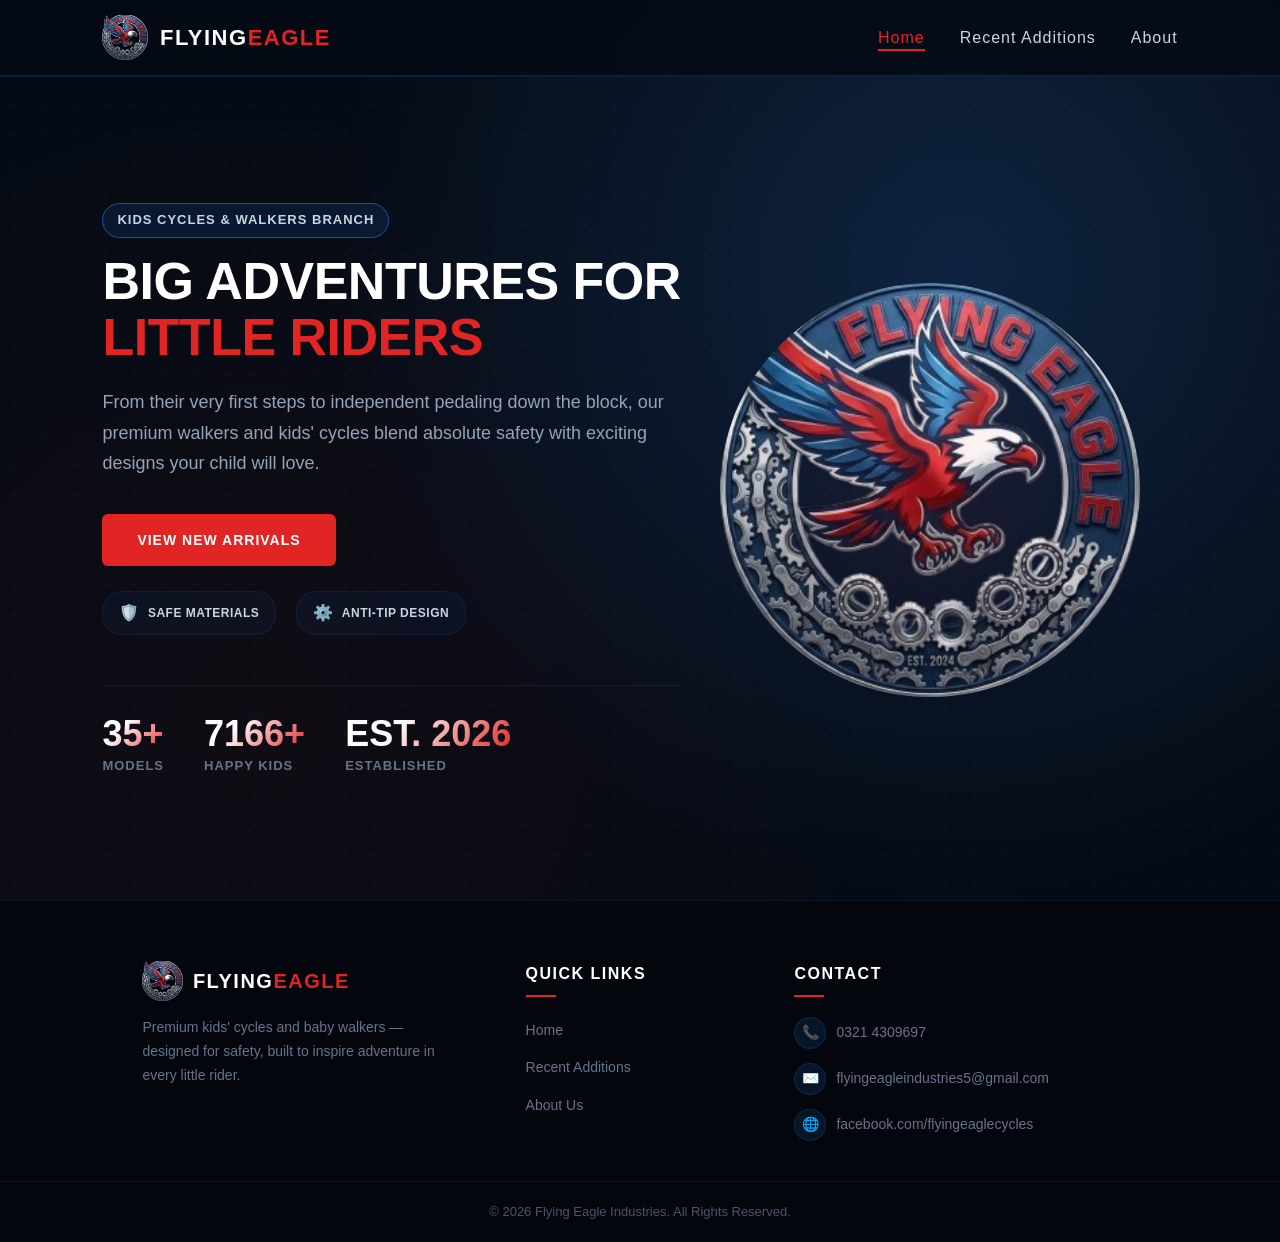
<file: index.html>
<!DOCTYPE html>
<html lang="en">
<head>
    <meta charset="UTF-8">
    <meta name="viewport" content="width=device-width, initial-scale=1.0">
    <title>Flying Eagle | Kids Cycles & Walkers</title>
    <meta name="description" content="Flying Eagle Industries — premium kids' cycles, baby walkers, and riding toys. Safe, durable, and vibrant designs for little riders.">
    <meta property="og:title" content="Flying Eagle | Kids Cycles & Walkers">
    <meta property="og:description" content="Premium kids' cycles and baby walkers with safe, durable, and exciting designs your child will love.">
    <meta property="og:image" content="logo.png">
    <meta property="og:type" content="website">
    <meta property="og:title" content="Flying Eagle | Kids Cycles & Walkers">
<meta property="og:site_name" content="Flying Eagle Industries">
    <link rel="icon" type="image/png" href="logo.png">
    <link rel="stylesheet" href="styles.css">
    <style>
        /* --- Hero Section (page-specific) --- */
        .hero {
            min-height: 100vh;
            padding: 140px 8% 60px 8%;
            display: flex;
            align-items: center;
            background:
                radial-gradient(circle at 75% 30%, #0f2340 0%, transparent 55%),
                radial-gradient(circle at 20% 80%, rgba(225, 36, 36, 0.05) 0%, transparent 50%),
                var(--bg-primary);
            justify-content: space-between;
            position: relative;
            overflow: hidden;
        }

        /* Subtle dot pattern overlay */
        .hero::before {
            content: '';
            position: absolute;
            inset: 0;
            background-image: radial-gradient(rgba(26, 82, 156, 0.12) 1px, transparent 1px);
            background-size: 30px 30px;
            pointer-events: none;
        }

        .hero-text {
            max-width: 580px;
            animation: fadeInLeft 1.2s ease forwards;
            position: relative;
            z-index: 1;
        }

        .hero-text h1 {
            font-size: 52px;
            font-weight: 900;
            line-height: 1.08;
            margin-bottom: 22px;
            text-transform: uppercase;
            letter-spacing: -0.5px;
        }

        .hero-text h1 span {
            color: var(--accent-red);
            display: block;
        }

        .hero-text p {
            color: var(--text-muted);
            font-size: 18px;
            line-height: 1.7;
            margin-bottom: 35px;
        }

        /* --- Stats Bar --- */
        .hero-stats {
            display: flex;
            gap: 40px;
            margin-top: 50px;
            padding-top: 30px;
            border-top: 1px solid var(--border-subtle);
        }

        .stat-item {
            text-align: left;
        }

        .stat-number {
            font-size: 36px;
            font-weight: 900;
            color: var(--text-primary);
            line-height: 1;
            margin-bottom: 4px;
            background: linear-gradient(135deg, #fff 30%, var(--accent-red));
            -webkit-background-clip: text;
            -webkit-text-fill-color: transparent;
            background-clip: text;
        }

        .stat-label {
            font-size: 13px;
            text-transform: uppercase;
            letter-spacing: 1px;
            color: var(--text-faint);
            font-weight: 600;
        }

        /* --- Trust Badges --- */
        .trust-badges {
            display: flex;
            gap: 20px;
            margin-top: 25px;
            flex-wrap: wrap;
        }

        .trust-badge {
            display: flex;
            align-items: center;
            gap: 8px;
            background: rgba(26, 82, 156, 0.1);
            border: 1px solid rgba(26, 82, 156, 0.2);
            padding: 8px 16px;
            border-radius: var(--radius-lg);
            font-size: 12px;
            font-weight: 600;
            color: var(--text-secondary);
            text-transform: uppercase;
            letter-spacing: 0.5px;
        }

        .trust-badge .badge-icon {
            font-size: 16px;
        }

        /* --- Hero Image --- */
        .hero-image-container {
            flex: 1;
            display: flex;
            justify-content: center;
            align-items: center;
            animation: fadeInUp 1.5s ease forwards;
            position: relative;
            z-index: 1;
        }

        .hero-theme-logo {
            width: 100%;
            max-width: 420px;
            height: auto;
            border-radius: 50%;
            animation: logoFloat 4s ease-in-out infinite;
        }

        /* --- Glow ring behind logo --- */
        .hero-glow {
            position: absolute;
            width: 380px;
            height: 380px;
            border-radius: 50%;
            background: radial-gradient(circle, rgba(225, 36, 36, 0.08) 0%, transparent 70%);
            border: 1px solid rgba(225, 36, 36, 0.08);
            animation: pulse 3s ease-in-out infinite;
            pointer-events: none;
        }

        @media (max-width: 968px) {
            .hero {
                flex-direction: column;
                text-align: center;
                justify-content: center;
                padding-top: 140px;
            }

            .hero-text {
                margin-bottom: 50px;
                max-width: 100%;
            }

            .hero-text h1 {
                font-size: 36px;
            }

            .hero-stats {
                justify-content: center;
            }

            .trust-badges {
                justify-content: center;
            }

            .hero-theme-logo {
                max-width: 300px;
            }

            .hero-glow {
                width: 280px;
                height: 280px;
            }

            .stat-item {
                text-align: center;
            }
        }

        @media (max-width: 480px) {
            .hero-text h1 {
                font-size: 30px;
            }

            .hero-stats {
                gap: 25px;
            }

            .stat-number {
                font-size: 28px;
            }
        }
    </style>
</head>
<body>

    <!-- Mobile Nav Overlay -->
    <div class="nav-overlay"></div>

    <!-- Top Navigation Bar -->
    <header>
        <nav class="navbar" id="main-navbar">
            <div class="nav-logo-container">
                <a href="index.html">
                    <img src="logo.png" alt="Flying Eagle Emblem" class="nav-logo-img">
                    <div class="logo-text">Flying<span>Eagle</span></div>
                </a>
            </div>
            <button class="hamburger" id="hamburger-btn" aria-label="Toggle navigation menu">
                <span></span>
                <span></span>
                <span></span>
            </button>
            <ul class="nav-links" id="nav-links">
                <li><a href="index.html" class="active">Home</a></li>
                <li><a href="additions.html">Recent Additions</a></li>
                <li><a href="about.html">About</a></li>
            </ul>
        </nav>
    </header>

    <!-- Home / Hero Section -->
    <main>
        <section class="hero">
            <div class="hero-text">
                <span class="branch-badge">Kids Cycles & Walkers Branch</span>
                <h1>Big Adventures For <span>Little Riders</span></h1>
                <p>From their very first steps to independent pedaling down the block, our premium walkers and kids' cycles blend absolute safety with exciting designs your child will love.</p>
                <a href="additions.html" class="btn">View New Arrivals</a>

                <!-- Trust Badges -->
                <div class="trust-badges reveal">
                    <div class="trust-badge">
                        <span class="badge-icon">🛡️</span> Safe Materials
                    </div>
                    <div class="trust-badge">
                        <span class="badge-icon">⚙️</span> Anti-Tip Design
                    </div>
                </div>

                <!-- Animated Stats -->
                <div class="hero-stats reveal">
                    <div class="stat-item">
                        <div class="stat-number" data-count="50" data-suffix="+">0</div>
                        <div class="stat-label">Models</div>
                    </div>
                    <div class="stat-item">
                        <div class="stat-number" data-count="10000" data-suffix="+">0</div>
                        <div class="stat-label">Happy Kids</div>
                    </div>
                    <div class="stat-item">
                        <div class="stat-number">EST. 2026</div>
                        <div class="stat-label">Established</div>
                    </div>
                </div>
            </div>
            <div class="hero-image-container">
                <div class="hero-glow"></div>
                <img src="logo.png" alt="Flying Eagle Logo" class="hero-theme-logo">
            </div>
        </section>
    </main>

    <!-- Enhanced Footer -->
    <footer>
        <div class="footer-content">
            <div class="footer-brand">
                <div class="footer-logo-row">
                    <img src="logo.png" alt="Flying Eagle">
                    <div class="logo-text">Flying<span>Eagle</span></div>
                </div>
                <p>Premium kids' cycles and baby walkers — designed for safety, built to inspire adventure in every little rider.</p>
            </div>
            <div>
                <h4 class="footer-heading">Quick Links</h4>
                <ul class="footer-links">
                    <li><a href="index.html">Home</a></li>
                    <li><a href="additions.html">Recent Additions</a></li>
                    <li><a href="about.html">About Us</a></li>
                </ul>
            </div>
            <div>
                <h4 class="footer-heading">Contact</h4>
                <ul class="footer-contact-list">
                    <li>
                        <span class="footer-icon">📞</span>
                        <a href="https://wa.me/923214309697">0321 4309697</a>
                    </li>
                    <li>
                        <span class="footer-icon">✉️</span>
                        <a href="mailto:flyingeagleindustries5@gmail.com">flyingeagleindustries5@gmail.com</a>
                    </li>
                    <li>
                        <span class="footer-icon">🌐</span>
                        <a href="https://www.facebook.com/flyingeaglecycles" target="_blank">facebook.com/flyingeaglecycles</a>
                    </li>
                </ul>
            </div>
        </div>
        <div class="footer-bottom">
            <p>&copy; 2026 Flying Eagle Industries. All Rights Reserved.</p>
        </div>
    </footer>



    <script src="script.js"></script>
</body>
</html>
</file>
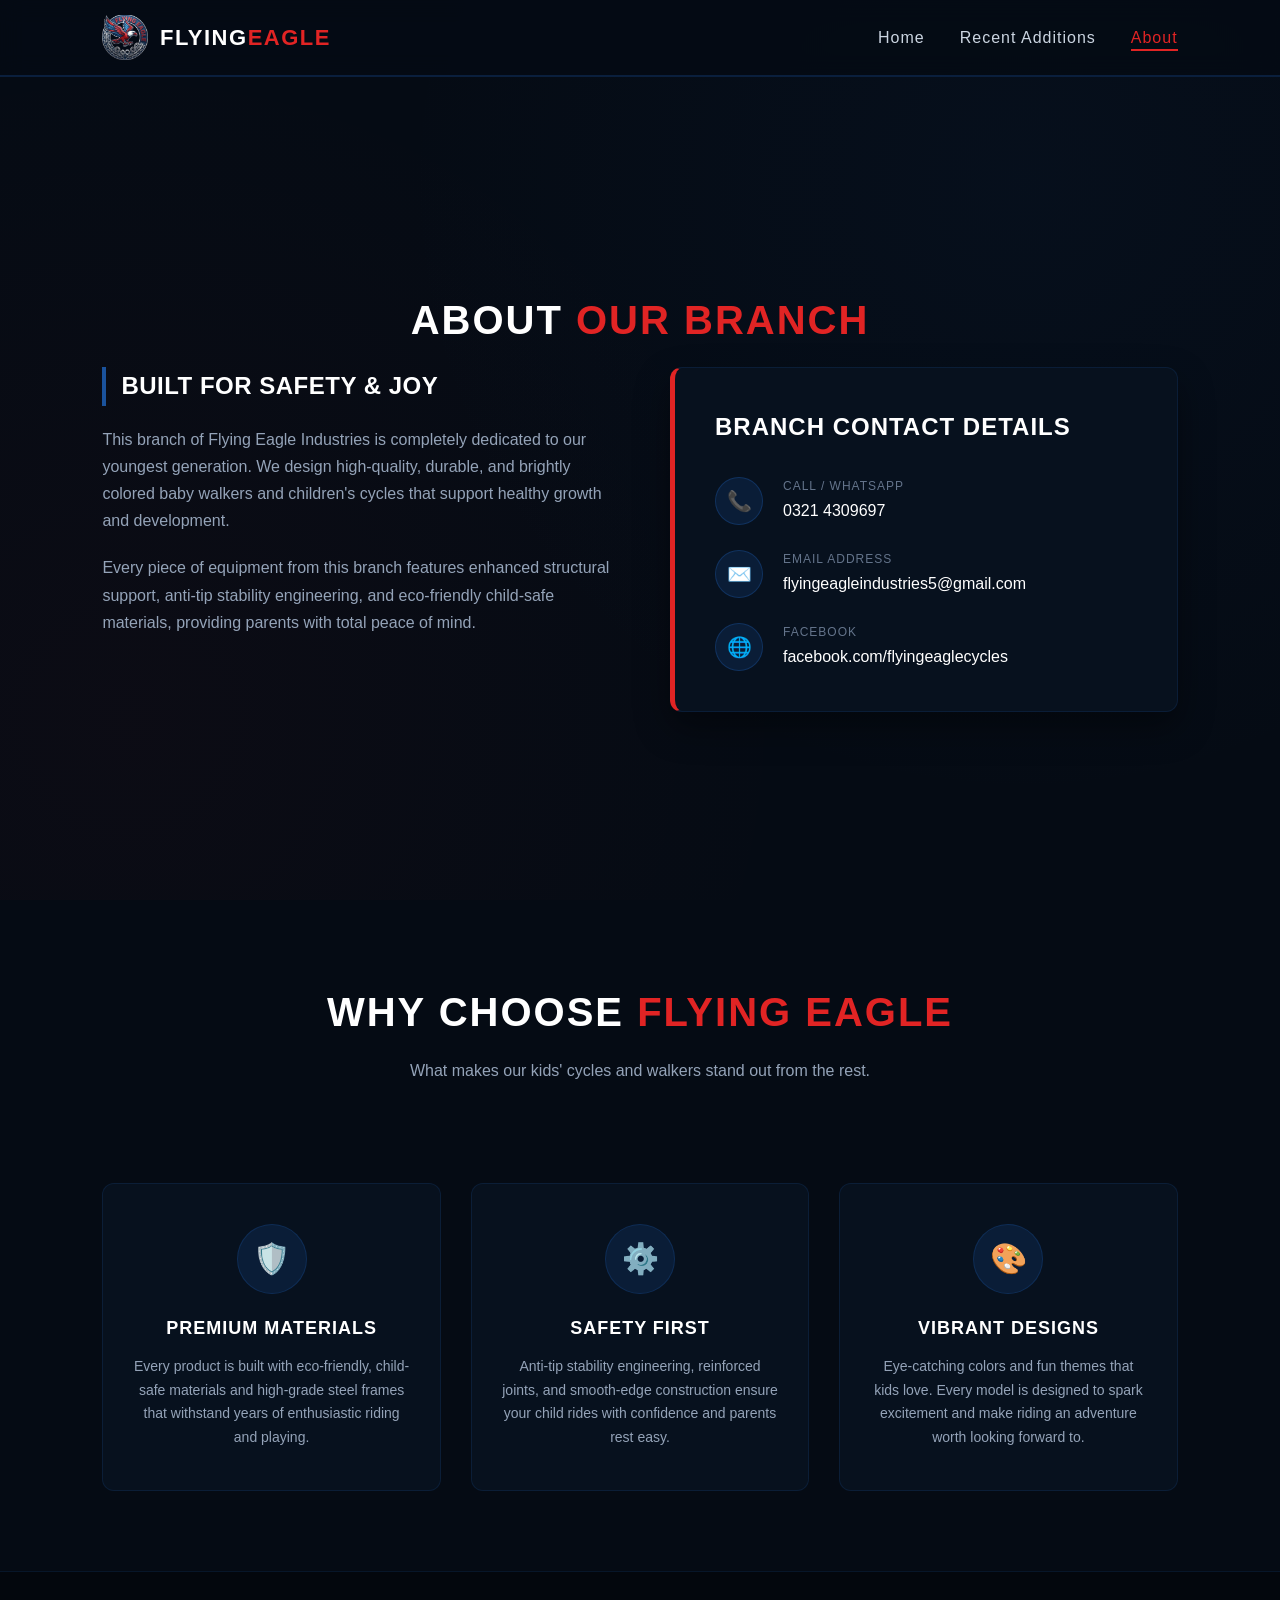
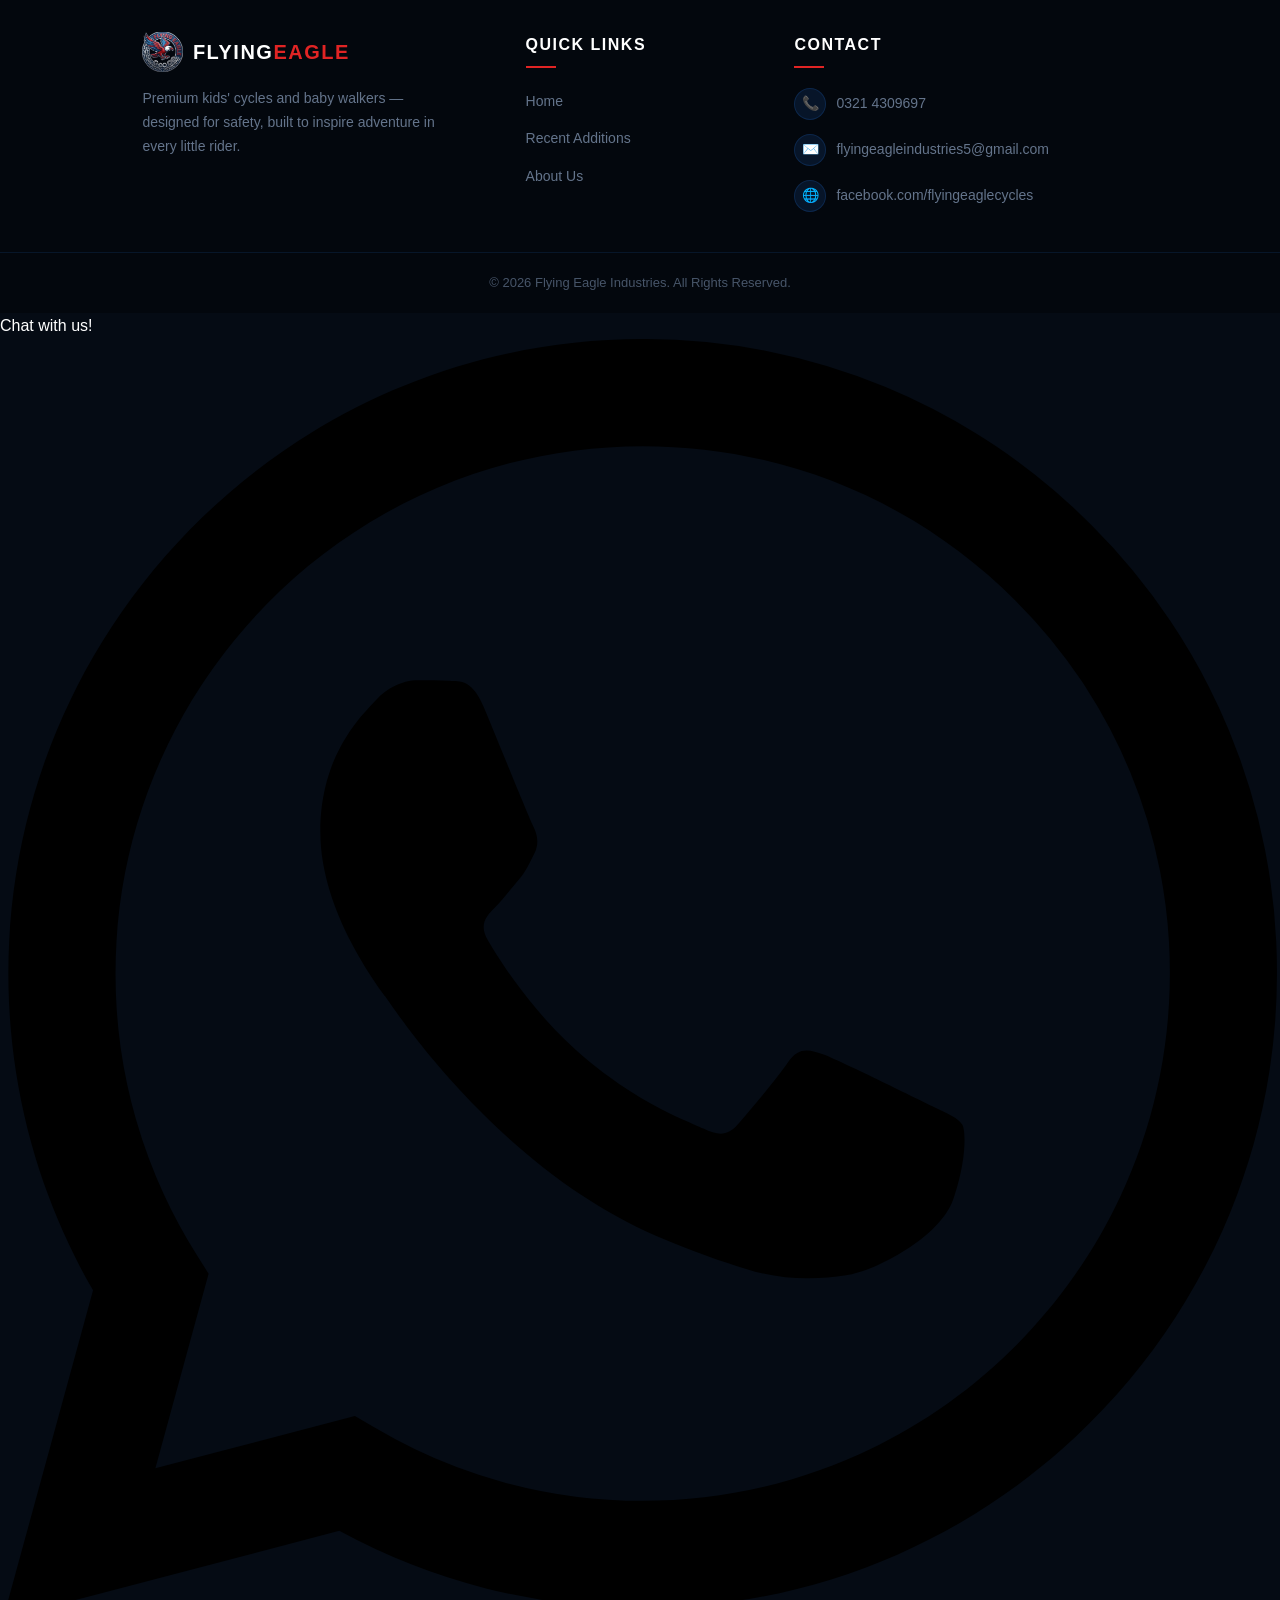
<file: about.html>
<!DOCTYPE html>
<html lang="en">
<head>
    <meta charset="UTF-8">
    <meta name="viewport" content="width=device-width, initial-scale=1.0">
    <title>About Our Kids Branch | Flying Eagle</title>
    <meta name="description" content="Learn about Flying Eagle Industries' kids cycles and walkers branch — dedicated to safety, quality, and joyful riding experiences for children.">
    <meta property="og:title" content="About Our Kids Branch | Flying Eagle">
    <meta property="og:description" content="Discover our mission: premium kids' cycles and walkers built for safety, durability, and fun.">
    <meta property="og:image" content="logo.png">
    <meta property="og:type" content="website">
    <link rel="icon" type="image/png" href="logo.png">
    <link rel="stylesheet" href="styles.css">
    <style>
        /* --- About Page (page-specific) --- */
        .about-section {
            min-height: 100vh;
            padding: 160px 8% 60px 8%;
            display: flex;
            flex-direction: column;
            justify-content: center;
            align-items: center;
            background:
                radial-gradient(circle at 80% 20%, rgba(26, 82, 156, 0.06) 0%, transparent 50%),
                radial-gradient(circle at 10% 80%, rgba(225, 36, 36, 0.03) 0%, transparent 50%),
                var(--bg-primary);
        }

        .about-container {
            display: grid;
            grid-template-columns: 1fr 1fr;
            gap: 60px;
            max-width: 1100px;
            width: 100%;
        }

        .about-info h3 {
            font-size: 24px;
            margin-bottom: 20px;
            color: var(--text-primary);
            border-left: 4px solid var(--accent-blue);
            padding-left: 15px;
            text-transform: uppercase;
            letter-spacing: 0.5px;
        }

        .about-info p {
            color: var(--text-muted);
            font-size: 16px;
            line-height: 1.7;
            margin-bottom: 20px;
        }

        /* --- Contact Card --- */
        .contact-card {
            background: var(--bg-secondary);
            padding: 40px;
            border-radius: var(--radius-md);
            box-shadow: 0 15px 35px rgba(0,0,0,0.4);
            border: 1px solid var(--border-subtle);
            border-left: 5px solid var(--accent-red);
            transition: transform var(--transition-fast), box-shadow var(--transition-fast);
        }

        .contact-card:hover {
            transform: translateY(-5px);
            box-shadow: 0 20px 40px rgba(26, 82, 156, 0.15);
        }

        .contact-card h3 {
            font-size: 24px;
            margin-bottom: 30px;
            text-transform: uppercase;
            letter-spacing: 1px;
            color: var(--text-primary);
        }

        .contact-item {
            display: flex;
            align-items: center;
            margin-bottom: 25px;
        }

        .contact-item:last-child {
            margin-bottom: 0;
        }

        .contact-icon {
            width: 48px;
            height: 48px;
            background: var(--accent-blue-bg);
            border: 1px solid rgba(26, 82, 156, 0.4);
            border-radius: 50%;
            display: flex;
            justify-content: center;
            align-items: center;
            margin-right: 20px;
            color: var(--text-secondary);
            font-size: 20px;
            flex-shrink: 0;
            transition: background var(--transition-fast), transform var(--transition-fast);
        }

        .contact-item:hover .contact-icon {
            background: rgba(225, 36, 36, 0.15);
            transform: scale(1.08);
        }

        .contact-details p {
            font-size: 12px;
            color: var(--text-faint);
            text-transform: uppercase;
            letter-spacing: 1px;
            margin-bottom: 2px;
        }

        .contact-details a,
        .contact-details span {
            font-size: 16px;
            color: var(--text-primary);
            text-decoration: none;
            font-weight: 500;
            transition: color var(--transition-fast);
        }

        .contact-details a:hover {
            color: var(--accent-red);
        }

        /* --- Why Choose Us Section --- */
        .why-section {
            padding: 80px 8%;
            display: flex;
            flex-direction: column;
            align-items: center;
            background: var(--bg-primary);
        }

        .why-grid {
            display: grid;
            grid-template-columns: repeat(auto-fit, minmax(280px, 1fr));
            gap: 30px;
            max-width: 1100px;
            width: 100%;
            margin-top: 50px;
        }

        .why-card {
            background: var(--bg-secondary);
            border: 1px solid var(--border-subtle);
            border-radius: var(--radius-md);
            padding: 40px 30px;
            text-align: center;
            transition: transform var(--transition-fast), border-color var(--transition-fast), box-shadow var(--transition-fast);
        }

        .why-card:hover {
            transform: translateY(-6px);
            border-color: var(--accent-red);
            box-shadow: var(--shadow-card-hover);
        }

        .why-icon {
            width: 70px;
            height: 70px;
            background: var(--accent-blue-bg);
            border: 1px solid rgba(26, 82, 156, 0.3);
            border-radius: 50%;
            display: flex;
            justify-content: center;
            align-items: center;
            margin: 0 auto 20px auto;
            font-size: 30px;
            transition: transform var(--transition-fast), background var(--transition-fast);
        }

        .why-card:hover .why-icon {
            transform: scale(1.1) rotate(-5deg);
            background: rgba(225, 36, 36, 0.12);
        }

        .why-card h3 {
            font-size: 18px;
            font-weight: 700;
            text-transform: uppercase;
            letter-spacing: 1px;
            color: var(--text-primary);
            margin-bottom: 12px;
        }

        .why-card p {
            color: var(--text-muted);
            font-size: 14px;
            line-height: 1.7;
        }

        @media (max-width: 968px) {
            .about-container {
                grid-template-columns: 1fr;
                gap: 40px;
            }
        }

        @media (max-width: 640px) {
            .why-grid {
                grid-template-columns: 1fr;
            }
        }
    </style>
</head>
<body>

    <!-- Mobile Nav Overlay -->
    <div class="nav-overlay"></div>

    <!-- Top Navigation Bar -->
    <header>
        <nav class="navbar" id="main-navbar">
            <div class="nav-logo-container">
                <a href="index.html">
                    <img src="logo.png" alt="Flying Eagle Emblem" class="nav-logo-img">
                    <div class="logo-text">Flying<span>Eagle</span></div>
                </a>
            </div>
            <button class="hamburger" id="hamburger-btn" aria-label="Toggle navigation menu">
                <span></span>
                <span></span>
                <span></span>
            </button>
            <ul class="nav-links" id="nav-links">
                <li><a href="index.html">Home</a></li>
                <li><a href="additions.html">Recent Additions</a></li>
                <li><a href="about.html" class="active">About</a></li>
            </ul>
        </nav>
    </header>

    <main>
        <!-- About & Contact Section -->
        <section class="about-section">
            <h1 class="section-title reveal">About <span>Our Branch</span></h1>
            
            <div class="about-container">
                <div class="about-info reveal-left">
                    <h3>Built for Safety & Joy</h3>
                    <p>This branch of Flying Eagle Industries is completely dedicated to our youngest generation. We design high-quality, durable, and brightly colored baby walkers and children's cycles that support healthy growth and development.</p>
                    <p>Every piece of equipment from this branch features enhanced structural support, anti-tip stability engineering, and eco-friendly child-safe materials, providing parents with total peace of mind.</p>
                </div>

                <div class="contact-card reveal-right">
                    <h3>Branch Contact Details</h3>
                    
                    <div class="contact-item">
                        <div class="contact-icon">📞</div>
                        <div class="contact-details">
                            <p>Call / WhatsApp</p>
                            <a href="https://wa.me/923214309697">0321 4309697</a>
                        </div>
                    </div>

                    <div class="contact-item">
                        <div class="contact-icon">✉️</div>
                        <div class="contact-details">
                            <p>Email Address</p>
                            <a href="mailto:flyingeagleindustries5@gmail.com">flyingeagleindustries5@gmail.com</a>
                        </div>
                    </div>

                    <div class="contact-item">
                        <div class="contact-icon">🌐</div>
                        <div class="contact-details">
                            <p>Facebook</p>
                            <a href="https://www.facebook.com/flyingeaglecycles" target="_blank">facebook.com/flyingeaglecycles</a>
                        </div>
                    </div>
                </div>
            </div>
        </section>

        <!-- Why Choose Us Section -->
        <section class="why-section">
            <h2 class="section-title reveal">Why Choose <span>Flying Eagle</span></h2>
            <p class="section-subtitle reveal">What makes our kids' cycles and walkers stand out from the rest.</p>

            <div class="why-grid">
                <div class="why-card reveal reveal-delay-1">
                    <div class="why-icon">🛡️</div>
                    <h3>Premium Materials</h3>
                    <p>Every product is built with eco-friendly, child-safe materials and high-grade steel frames that withstand years of enthusiastic riding and playing.</p>
                </div>
                <div class="why-card reveal reveal-delay-2">
                    <div class="why-icon">⚙️</div>
                    <h3>Safety First</h3>
                    <p>Anti-tip stability engineering, reinforced joints, and smooth-edge construction ensure your child rides with confidence and parents rest easy.</p>
                </div>
                <div class="why-card reveal reveal-delay-3">
                    <div class="why-icon">🎨</div>
                    <h3>Vibrant Designs</h3>
                    <p>Eye-catching colors and fun themes that kids love. Every model is designed to spark excitement and make riding an adventure worth looking forward to.</p>
                </div>
            </div>
        </section>
    </main>

    <!-- Enhanced Footer -->
    <footer>
        <div class="footer-content">
            <div class="footer-brand">
                <div class="footer-logo-row">
                    <img src="logo.png" alt="Flying Eagle">
                    <div class="logo-text">Flying<span>Eagle</span></div>
                </div>
                <p>Premium kids' cycles and baby walkers — designed for safety, built to inspire adventure in every little rider.</p>
            </div>
            <div>
                <h4 class="footer-heading">Quick Links</h4>
                <ul class="footer-links">
                    <li><a href="index.html">Home</a></li>
                    <li><a href="additions.html">Recent Additions</a></li>
                    <li><a href="about.html">About Us</a></li>
                </ul>
            </div>
            <div>
                <h4 class="footer-heading">Contact</h4>
                <ul class="footer-contact-list">
                    <li>
                        <span class="footer-icon">📞</span>
                        <a href="https://wa.me/923214309697">0321 4309697</a>
                    </li>
                    <li>
                        <span class="footer-icon">✉️</span>
                        <a href="mailto:flyingeagleindustries5@gmail.com">flyingeagleindustries5@gmail.com</a>
                    </li>
                    <li>
                        <span class="footer-icon">🌐</span>
                        <a href="https://www.facebook.com/flyingeaglecycles" target="_blank">facebook.com/flyingeaglecycles</a>
                    </li>
                </ul>
            </div>
        </div>
        <div class="footer-bottom">
            <p>&copy; 2026 Flying Eagle Industries. All Rights Reserved.</p>
        </div>
    </footer>

    <!-- Floating WhatsApp Button -->
    <a href="https://wa.me/923214309697" target="_blank" class="whatsapp-float" aria-label="Chat on WhatsApp">
        <span class="whatsapp-tooltip">Chat with us!</span>
        <svg xmlns="http://www.w3.org/2000/svg" viewBox="0 0 24 24"><path d="M17.472 14.382c-.297-.149-1.758-.867-2.03-.967-.273-.099-.471-.148-.67.15-.197.297-.767.966-.94 1.164-.173.199-.347.223-.644.075-.297-.15-1.255-.463-2.39-1.475-.883-.788-1.48-1.761-1.653-2.059-.173-.297-.018-.458.13-.606.134-.133.298-.347.446-.52.149-.174.198-.298.298-.497.099-.198.05-.371-.025-.52-.075-.149-.669-1.612-.916-2.207-.242-.579-.487-.5-.669-.51-.173-.008-.371-.01-.57-.01-.198 0-.52.074-.792.372-.272.297-1.04 1.016-1.04 2.479 0 1.462 1.065 2.875 1.213 3.074.149.198 2.096 3.2 5.077 4.487.709.306 1.262.489 1.694.625.712.227 1.36.195 1.871.118.571-.085 1.758-.719 2.006-1.413.248-.694.248-1.289.173-1.413-.074-.124-.272-.198-.57-.347m-5.421 7.403h-.004a9.87 9.87 0 01-5.031-1.378l-.361-.214-3.741.982.998-3.648-.235-.374a9.86 9.86 0 01-1.51-5.26c.001-5.45 4.436-9.884 9.888-9.884 2.64 0 5.122 1.03 6.988 2.898a9.825 9.825 0 012.893 6.994c-.003 5.45-4.437 9.884-9.885 9.884m8.413-18.297A11.815 11.815 0 0012.05 0C5.495 0 .16 5.335.157 11.892c0 2.096.547 4.142 1.588 5.945L.057 24l6.305-1.654a11.882 11.882 0 005.683 1.448h.005c6.554 0 11.89-5.335 11.893-11.893a11.821 11.821 0 00-3.48-8.413z"/></svg>
    </a>

    <script src="script.js"></script>
</body>
</html>
</file>
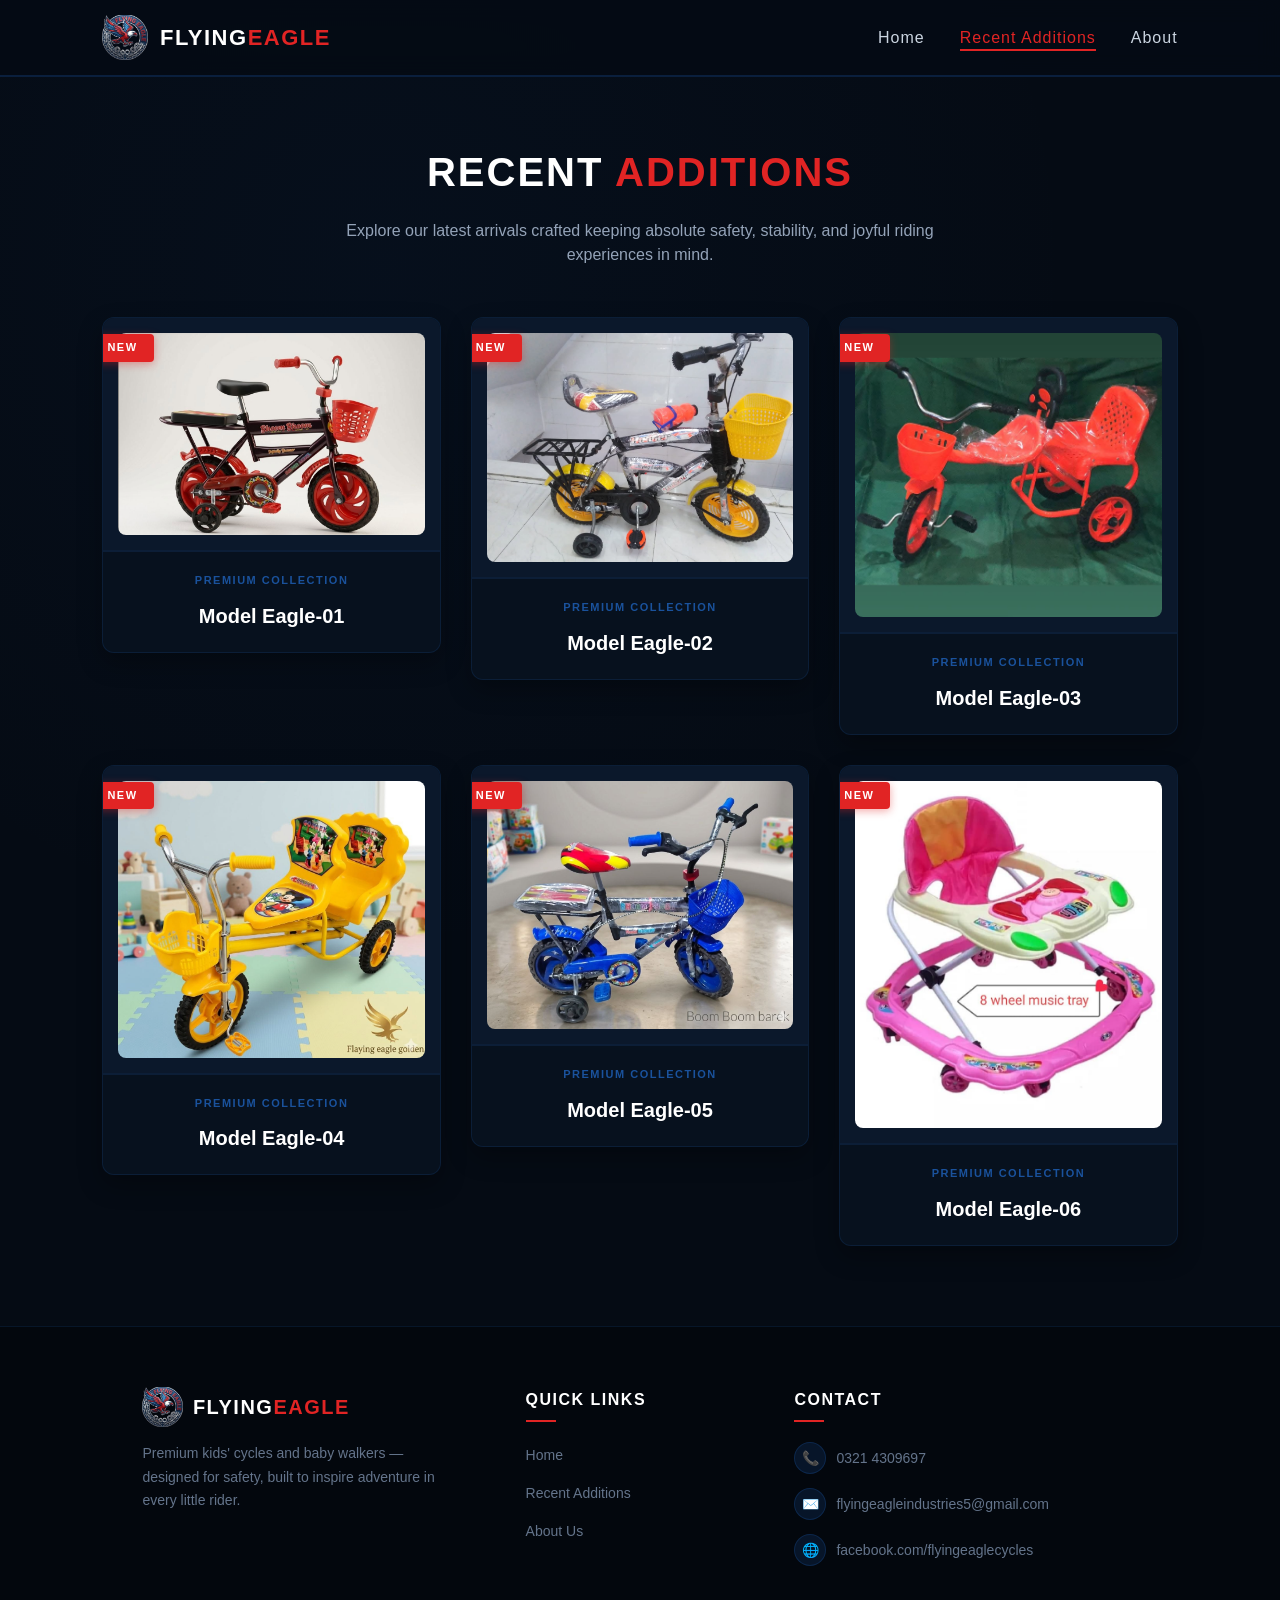
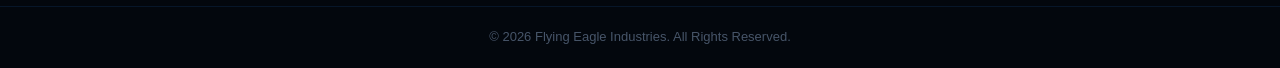
<file: additions.html>
<!DOCTYPE html>
<html lang="en">
<head>
    <meta charset="UTF-8">
    <meta name="viewport" content="width=device-width, initial-scale=1.0">
    <title>Recent Additions | Flying Eagle</title>
    <meta name="description" content="Explore the latest kids' cycles and baby walkers from Flying Eagle Industries. Premium, safe, and vibrant riding toys for children.">
    <meta property="og:title" content="Recent Additions | Flying Eagle">
    <meta property="og:description" content="Check out our newest kids' cycles and walkers — safe, durable, and designed to delight little riders.">
    <meta property="og:image" content="logo.png">
    <meta property="og:type" content="website">
    <link rel="icon" type="image/png" href="logo.png">
    <link rel="stylesheet" href="styles.css">
    <style>
        /* --- Additions Page (page-specific) --- */
        .additions-section {
            min-height: 100vh;
            padding: 140px 8% 80px 8%;
            display: flex;
            flex-direction: column;
            align-items: center;
            background:
                radial-gradient(circle at 30% 20%, rgba(26, 82, 156, 0.06) 0%, transparent 50%),
                var(--bg-primary);
        }

        /* --- Product Grid --- */
        .grid-container {
            display: grid;
            grid-template-columns: repeat(auto-fit, minmax(300px, 1fr));
            gap: 30px;
            width: 100%;
            max-width: 1200px;
            align-items: start;
        }

        .product-card {
            background: var(--bg-secondary);
            border-radius: var(--radius-md);
            border: 1px solid var(--border-subtle);
            overflow: hidden;
            box-shadow: var(--shadow-card);
            transition: transform 0.3s cubic-bezier(0.25, 1, 0.5, 1), box-shadow 0.3s, border-color 0.3s;
            display: flex;
            flex-direction: column;
            position: relative;
        }

        .product-card:hover {
            transform: translateY(-8px);
            border-color: var(--accent-red);
            box-shadow: var(--shadow-card-hover);
        }

        /* NEW badge ribbon */
        .product-badge {
            position: absolute;
            top: 16px;
            left: -8px;
            background: var(--accent-red);
            color: #fff;
            font-size: 11px;
            font-weight: 800;
            text-transform: uppercase;
            letter-spacing: 1.5px;
            padding: 5px 16px 5px 12px;
            border-radius: 0 4px 4px 0;
            z-index: 2;
            box-shadow: 0 2px 8px rgba(225, 36, 36, 0.4);
        }

        .product-badge::before {
            content: '';
            position: absolute;
            left: 0;
            bottom: -8px;
            border-width: 4px;
            border-style: solid;
            border-color: var(--accent-red-dark) transparent transparent var(--accent-red-dark);
        }

        .image-wrapper {
            width: 100%;
            background: var(--bg-tertiary);
            display: flex;
            justify-content: center;
            align-items: center;
            overflow: hidden;
            border-bottom: 2px solid rgba(26, 82, 156, 0.1);
            padding: 15px;
        }

        .product-img {
            width: 100%;
            height: auto;
            object-fit: contain;
            border-radius: 8px;
            transition: transform var(--transition-medium);
        }

        .product-card:hover .product-img {
            transform: scale(1.04);
        }

        .product-info {
            padding: 20px;
            text-align: center;
            display: flex;
            flex-direction: column;
            justify-content: center;
            gap: 10px;
        }

        .product-tag {
            font-size: 11px;
            text-transform: uppercase;
            letter-spacing: 1.5px;
            color: var(--accent-blue);
            font-weight: 700;
        }

        .product-title {
            font-size: 20px;
            font-weight: 700;
            color: var(--text-primary);
        }



        @media (max-width: 640px) {
            .grid-container {
                grid-template-columns: 1fr;
            }
        }
    </style>
</head>
<body>

    <!-- Mobile Nav Overlay -->
    <div class="nav-overlay"></div>

    <!-- Top Navigation Bar -->
    <header>
        <nav class="navbar" id="main-navbar">
            <div class="nav-logo-container">
                <a href="index.html">
                    <img src="logo.png" alt="Flying Eagle Emblem" class="nav-logo-img">
                    <div class="logo-text">Flying<span>Eagle</span></div>
                </a>
            </div>
            <button class="hamburger" id="hamburger-btn" aria-label="Toggle navigation menu">
                <span></span>
                <span></span>
                <span></span>
            </button>
            <ul class="nav-links" id="nav-links">
                <li><a href="index.html">Home</a></li>
                <li><a href="additions.html" class="active">Recent Additions</a></li>
                <li><a href="about.html">About</a></li>
            </ul>
        </nav>
    </header>

    <!-- Recent Additions Grid Section -->
    <main>
        <section class="additions-section">
            <h1 class="section-title reveal">Recent <span>Additions</span></h1>
            <p class="section-subtitle reveal">Explore our latest arrivals crafted keeping absolute safety, stability, and joyful riding experiences in mind.</p>
            
            <div class="grid-container">
                <!-- Product 1 -->
                <div class="product-card reveal reveal-delay-1">
                    <span class="product-badge">New</span>
                    <div class="image-wrapper">
                        <img src="cycle1.png" alt="Model Eagle-01" class="product-img" loading="lazy">
                    </div>
                    <div class="product-info">
                        <div class="product-tag">Premium Collection</div>
                        <h2 class="product-title">Model Eagle-01</h2>
                    </div>
                </div>

                <!-- Product 2 -->
                <div class="product-card reveal reveal-delay-2">
                    <span class="product-badge">New</span>
                    <div class="image-wrapper">
                        <img src="cycle2.png" alt="Model Eagle-02" class="product-img" loading="lazy">
                    </div>
                    <div class="product-info">
                        <div class="product-tag">Premium Collection</div>
                        <h2 class="product-title">Model Eagle-02</h2>
                    </div>
                </div>

                <!-- Product 3 -->
                <div class="product-card reveal reveal-delay-3">
                    <span class="product-badge">New</span>
                    <div class="image-wrapper">
                        <img src="cycle3.png" alt="Model Eagle-03" class="product-img" loading="lazy">
                    </div>
                    <div class="product-info">
                        <div class="product-tag">Premium Collection</div>
                        <h2 class="product-title">Model Eagle-03</h2>
                    </div>
                </div>

                <!-- Product 4 -->
                <div class="product-card reveal reveal-delay-4">
                    <span class="product-badge">New</span>
                    <div class="image-wrapper">
                        <img src="cycle4.png" alt="Model Eagle-04" class="product-img" loading="lazy">
                    </div>
                    <div class="product-info">
                        <div class="product-tag">Premium Collection</div>
                        <h2 class="product-title">Model Eagle-04</h2>
                    </div>
                </div>

                <!-- Product 5 -->
                <div class="product-card reveal reveal-delay-5">
                    <span class="product-badge">New</span>
                    <div class="image-wrapper">
                        <img src="cycle5.png" alt="Model Eagle-05" class="product-img" loading="lazy">
                    </div>
                    <div class="product-info">
                        <div class="product-tag">Premium Collection</div>
                        <h2 class="product-title">Model Eagle-05</h2>
                    </div>
                </div>

                <!-- Product 6 -->
                <div class="product-card reveal reveal-delay-6">
                    <span class="product-badge">New</span>
                    <div class="image-wrapper">
                        <img src="cycle6.png" alt="Model Eagle-06" class="product-img" loading="lazy">
                    </div>
                    <div class="product-info">
                        <div class="product-tag">Premium Collection</div>
                        <h2 class="product-title">Model Eagle-06</h2>
                    </div>
                </div>
            </div>
        </section>
    </main>

    <!-- Enhanced Footer -->
    <footer>
        <div class="footer-content">
            <div class="footer-brand">
                <div class="footer-logo-row">
                    <img src="logo.png" alt="Flying Eagle">
                    <div class="logo-text">Flying<span>Eagle</span></div>
                </div>
                <p>Premium kids' cycles and baby walkers — designed for safety, built to inspire adventure in every little rider.</p>
            </div>
            <div>
                <h4 class="footer-heading">Quick Links</h4>
                <ul class="footer-links">
                    <li><a href="index.html">Home</a></li>
                    <li><a href="additions.html">Recent Additions</a></li>
                    <li><a href="about.html">About Us</a></li>
                </ul>
            </div>
            <div>
                <h4 class="footer-heading">Contact</h4>
                <ul class="footer-contact-list">
                    <li>
                        <span class="footer-icon">📞</span>
                        <a href="https://wa.me/923214309697">0321 4309697</a>
                    </li>
                    <li>
                        <span class="footer-icon">✉️</span>
                        <a href="mailto:flyingeagleindustries5@gmail.com">flyingeagleindustries5@gmail.com</a>
                    </li>
                    <li>
                        <span class="footer-icon">🌐</span>
                        <a href="https://www.facebook.com/flyingeaglecycles" target="_blank">facebook.com/flyingeaglecycles</a>
                    </li>
                </ul>
            </div>
        </div>
        <div class="footer-bottom">
            <p>&copy; 2026 Flying Eagle Industries. All Rights Reserved.</p>
        </div>
    </footer>



    <script src="script.js"></script>
</body>
</html>
</file>
<file: styles.css>
/* ============================================
   Flying Eagle — Shared Stylesheet
   ============================================ */

/* --- Custom Properties --- */
:root {
    --bg-primary: #050b14;
    --bg-secondary: #07111e;
    --bg-tertiary: #0b182b;
    --bg-footer: #03070d;
    --accent-red: #e12424;
    --accent-red-dark: #b91c1c;
    --accent-blue: #1a529c;
    --accent-blue-light: rgba(26, 82, 156, 0.3);
    --accent-blue-bg: rgba(26, 82, 156, 0.2);
    --text-primary: #ffffff;
    --text-secondary: #cbd5e1;
    --text-muted: #94a3b8;
    --text-faint: #64748b;
    --text-footer: #475569;
    --border-subtle: rgba(26, 82, 156, 0.2);
    --border-medium: rgba(26, 82, 156, 0.3);
    --shadow-card: 0 10px 25px rgba(0,0,0,0.3);
    --shadow-card-hover: 0 15px 35px rgba(225, 36, 36, 0.15);
    --radius-sm: 6px;
    --radius-md: 12px;
    --radius-lg: 20px;
    --transition-fast: 0.3s ease;
    --transition-medium: 0.5s ease;
}

/* --- Reset & Base --- */
*,
*::before,
*::after {
    margin: 0;
    padding: 0;
    box-sizing: border-box;
}

html {
    scroll-behavior: smooth;
}

body {
    background-color: var(--bg-primary);
    color: var(--text-primary);
    font-family: 'Segoe UI', Tahoma, Geneva, Verdana, sans-serif;
    overflow-x: hidden;
    line-height: 1.6;
}

a {
    text-decoration: none;
    color: inherit;
}

img {
    max-width: 100%;
    height: auto;
}

/* --- Keyframe Animations --- */
@keyframes fadeInDown {
    from { opacity: 0; transform: translateY(-30px); }
    to { opacity: 1; transform: translateY(0); }
}

@keyframes fadeInUp {
    from { opacity: 0; transform: translateY(40px); }
    to { opacity: 1; transform: translateY(0); }
}

@keyframes fadeInLeft {
    from { opacity: 0; transform: translateX(-50px); }
    to { opacity: 1; transform: translateX(0); }
}

@keyframes fadeInRight {
    from { opacity: 0; transform: translateX(50px); }
    to { opacity: 1; transform: translateX(0); }
}

@keyframes logoFloat {
    0% { transform: translateY(0px) rotate(0deg); filter: drop-shadow(0 10px 20px rgba(225, 36, 36, 0.3)); }
    50% { transform: translateY(-12px) rotate(1deg); filter: drop-shadow(0 20px 35px rgba(26, 82, 156, 0.5)); }
    100% { transform: translateY(0px) rotate(0deg); filter: drop-shadow(0 10px 20px rgba(225, 36, 36, 0.3)); }
}

@keyframes pulse {
    0% { transform: scale(1); box-shadow: 0 0 0 0 rgba(225, 36, 36, 0.7); }
    70% { transform: scale(1.03); box-shadow: 0 0 0 15px rgba(225, 36, 36, 0); }
    100% { transform: scale(1); box-shadow: 0 0 0 0 rgba(225, 36, 36, 0); }
}



@keyframes shimmer {
    0% { background-position: -200% center; }
    100% { background-position: 200% center; }
}

/* --- Scroll Reveal --- */
.reveal {
    opacity: 0;
    transform: translateY(35px);
    transition: opacity 0.8s cubic-bezier(0.25, 1, 0.5, 1), transform 0.8s cubic-bezier(0.25, 1, 0.5, 1);
}

.reveal.active {
    opacity: 1;
    transform: translateY(0);
}

.reveal-left {
    opacity: 0;
    transform: translateX(-40px);
    transition: opacity 0.8s cubic-bezier(0.25, 1, 0.5, 1), transform 0.8s cubic-bezier(0.25, 1, 0.5, 1);
}

.reveal-left.active {
    opacity: 1;
    transform: translateX(0);
}

.reveal-right {
    opacity: 0;
    transform: translateX(40px);
    transition: opacity 0.8s cubic-bezier(0.25, 1, 0.5, 1), transform 0.8s cubic-bezier(0.25, 1, 0.5, 1);
}

.reveal-right.active {
    opacity: 1;
    transform: translateX(0);
}

/* Staggered delays for grid items */
.reveal-delay-1 { transition-delay: 0.1s; }
.reveal-delay-2 { transition-delay: 0.2s; }
.reveal-delay-3 { transition-delay: 0.3s; }
.reveal-delay-4 { transition-delay: 0.4s; }
.reveal-delay-5 { transition-delay: 0.5s; }
.reveal-delay-6 { transition-delay: 0.6s; }

/* ============================================
   NAVIGATION BAR
   ============================================ */
.navbar {
    position: fixed;
    top: 0;
    left: 0;
    width: 100%;
    display: flex;
    justify-content: space-between;
    align-items: center;
    padding: 15px 8%;
    background: rgba(5, 11, 20, 0.85);
    backdrop-filter: blur(12px);
    -webkit-backdrop-filter: blur(12px);
    border-bottom: 2px solid var(--accent-blue-light);
    z-index: 1000;
    animation: fadeInDown 1s ease forwards;
    transition: background 0.4s ease, padding 0.4s ease;
}

.navbar.scrolled {
    background: rgba(5, 11, 20, 0.97);
    padding: 10px 8%;
    box-shadow: 0 4px 30px rgba(0, 0, 0, 0.4);
}

.nav-logo-container {
    display: flex;
    align-items: center;
    gap: 12px;
}

.nav-logo-container a {
    display: flex;
    align-items: center;
    gap: 12px;
    text-decoration: none;
}

.nav-logo-img {
    height: 45px;
    width: auto;
    transition: transform var(--transition-fast);
}

.nav-logo-container:hover .nav-logo-img {
    transform: rotate(-5deg) scale(1.05);
}

.logo-text {
    font-size: 22px;
    font-weight: 800;
    text-transform: uppercase;
    letter-spacing: 1.5px;
    color: var(--text-primary);
}

.logo-text span {
    color: var(--accent-red);
}

.nav-links {
    display: flex;
    list-style: none;
    align-items: center;
}

.nav-links li {
    margin-left: 35px;
}

.nav-links a {
    color: var(--text-secondary);
    text-decoration: none;
    font-size: 16px;
    font-weight: 500;
    letter-spacing: 1px;
    transition: color var(--transition-fast);
    position: relative;
    padding: 5px 0;
}

.nav-links a:hover,
.nav-links a.active {
    color: var(--accent-red);
}

.nav-links a::after {
    content: '';
    position: absolute;
    width: 0;
    height: 2px;
    bottom: 0;
    left: 0;
    background-color: var(--accent-red);
    transition: width var(--transition-fast);
}

.nav-links a:hover::after,
.nav-links a.active::after {
    width: 100%;
}

/* --- Hamburger Menu --- */
.hamburger {
    display: none;
    flex-direction: column;
    justify-content: center;
    align-items: center;
    width: 40px;
    height: 40px;
    cursor: pointer;
    background: none;
    border: none;
    padding: 0;
    z-index: 1100;
}

.hamburger span {
    display: block;
    width: 26px;
    height: 3px;
    background: var(--text-primary);
    border-radius: 3px;
    transition: all 0.35s cubic-bezier(0.25, 1, 0.5, 1);
    position: relative;
}

.hamburger span:nth-child(1) { margin-bottom: 6px; }
.hamburger span:nth-child(3) { margin-top: 6px; }

.hamburger.active span:nth-child(1) {
    transform: rotate(45deg) translate(6px, 6px);
}

.hamburger.active span:nth-child(2) {
    opacity: 0;
    transform: scaleX(0);
}

.hamburger.active span:nth-child(3) {
    transform: rotate(-45deg) translate(7px, -7px);
}

/* --- Mobile Nav Overlay --- */
.nav-overlay {
    display: none;
    position: fixed;
    top: 0;
    left: 0;
    width: 100%;
    height: 100%;
    background: rgba(5, 11, 20, 0.6);
    z-index: 999;
    opacity: 0;
    transition: opacity 0.3s ease;
}

.nav-overlay.active {
    opacity: 1;
}

/* ============================================
   SHARED COMPONENTS
   ============================================ */

/* --- Section Title --- */
.section-title {
    font-size: 40px;
    font-weight: 800;
    text-transform: uppercase;
    margin-bottom: 15px;
    text-align: center;
    letter-spacing: 2px;
}

.section-title span {
    color: var(--accent-red);
}

.section-subtitle {
    color: var(--text-muted);
    font-size: 16px;
    margin-bottom: 50px;
    text-align: center;
    max-width: 600px;
    line-height: 1.5;
}

/* --- Button --- */
.btn {
    display: inline-block;
    padding: 15px 35px;
    background: var(--accent-red);
    color: var(--text-primary);
    text-decoration: none;
    font-weight: 700;
    letter-spacing: 1px;
    border-radius: var(--radius-sm);
    text-transform: uppercase;
    animation: pulse 2s infinite;
    transition: background var(--transition-fast), transform var(--transition-fast);
    border: none;
    cursor: pointer;
    font-size: 14px;
}

.btn:hover {
    background: var(--accent-red-dark);
    transform: scale(1.02);
}

/* --- Branch Badge --- */
.branch-badge {
    display: inline-block;
    background: var(--accent-blue-bg);
    border: 1px solid var(--accent-blue);
    color: var(--text-secondary);
    padding: 6px 14px;
    font-size: 13px;
    font-weight: 600;
    border-radius: var(--radius-lg);
    text-transform: uppercase;
    letter-spacing: 1px;
    margin-bottom: 15px;
}



/* ============================================
   ENHANCED FOOTER
   ============================================ */
footer {
    background: var(--bg-footer);
    border-top: 1px solid var(--border-subtle);
    width: 100%;
}

.footer-content {
    display: grid;
    grid-template-columns: 1.5fr 1fr 1.5fr;
    gap: 40px;
    padding: 60px 8% 40px 8%;
    max-width: 1200px;
    margin: 0 auto;
}

.footer-brand {
    display: flex;
    flex-direction: column;
    gap: 15px;
}

.footer-brand .footer-logo-row {
    display: flex;
    align-items: center;
    gap: 10px;
}

.footer-brand .footer-logo-row img {
    height: 40px;
    width: auto;
}

.footer-brand .footer-logo-row .logo-text {
    font-size: 20px;
}

.footer-brand p {
    color: var(--text-faint);
    font-size: 14px;
    line-height: 1.7;
    max-width: 300px;
}

.footer-heading {
    font-size: 16px;
    font-weight: 700;
    text-transform: uppercase;
    letter-spacing: 1.5px;
    color: var(--text-primary);
    margin-bottom: 20px;
    position: relative;
    padding-bottom: 10px;
}

.footer-heading::after {
    content: '';
    position: absolute;
    bottom: 0;
    left: 0;
    width: 30px;
    height: 2px;
    background: var(--accent-red);
}

.footer-links {
    list-style: none;
    display: flex;
    flex-direction: column;
    gap: 12px;
}

.footer-links a {
    color: var(--text-faint);
    font-size: 14px;
    transition: color var(--transition-fast), padding-left var(--transition-fast);
}

.footer-links a:hover {
    color: var(--accent-red);
    padding-left: 5px;
}

.footer-contact-list {
    list-style: none;
    display: flex;
    flex-direction: column;
    gap: 14px;
}

.footer-contact-list li {
    display: flex;
    align-items: center;
    gap: 10px;
    color: var(--text-faint);
    font-size: 14px;
}

.footer-contact-list li .footer-icon {
    width: 32px;
    height: 32px;
    background: var(--accent-blue-bg);
    border: 1px solid rgba(26, 82, 156, 0.3);
    border-radius: 50%;
    display: flex;
    justify-content: center;
    align-items: center;
    font-size: 14px;
    flex-shrink: 0;
}

.footer-contact-list a {
    color: var(--text-faint);
    transition: color var(--transition-fast);
}

.footer-contact-list a:hover {
    color: var(--accent-red);
}

.footer-bottom {
    text-align: center;
    padding: 20px 8%;
    border-top: 1px solid var(--border-subtle);
    color: var(--text-footer);
    font-size: 13px;
}

/* ============================================
   RESPONSIVE — MOBILE
   ============================================ */
@media (max-width: 768px) {
    /* Hamburger visible */
    .hamburger {
        display: flex;
    }

    /* Mobile nav */
    .nav-links {
        position: fixed;
        top: 0;
        right: -100%;
        width: 280px;
        height: 100vh;
        background: rgba(5, 11, 20, 0.98);
        backdrop-filter: blur(20px);
        -webkit-backdrop-filter: blur(20px);
        flex-direction: column;
        justify-content: center;
        align-items: center;
        gap: 0;
        transition: right 0.4s cubic-bezier(0.25, 1, 0.5, 1);
        border-left: 2px solid var(--accent-blue-light);
        z-index: 1050;
    }

    .nav-links.active {
        right: 0;
    }

    .nav-overlay.active {
        display: block;
    }

    .nav-links li {
        margin: 0;
        width: 100%;
        text-align: center;
    }

    .nav-links a {
        display: block;
        padding: 18px 30px;
        font-size: 18px;
        letter-spacing: 2px;
        border-bottom: 1px solid var(--border-subtle);
    }

    .nav-links a::after {
        display: none;
    }

    /* Section titles */
    .section-title {
        font-size: 28px;
    }

    /* Footer */
    .footer-content {
        grid-template-columns: 1fr;
        gap: 30px;
        padding: 40px 8% 30px 8%;
    }

    .footer-heading::after {
        left: 50%;
        transform: translateX(-50%);
    }

    .footer-content > div {
        text-align: center;
    }

    .footer-brand .footer-logo-row {
        justify-content: center;
    }

    .footer-brand p {
        margin: 0 auto;
    }

    .footer-contact-list li {
        justify-content: center;
    }


}

@media (max-width: 480px) {
    .logo-text {
        font-size: 18px;
    }

    .nav-logo-img {
        height: 36px;
    }

    .section-title {
        font-size: 24px;
    }
}
</file>
